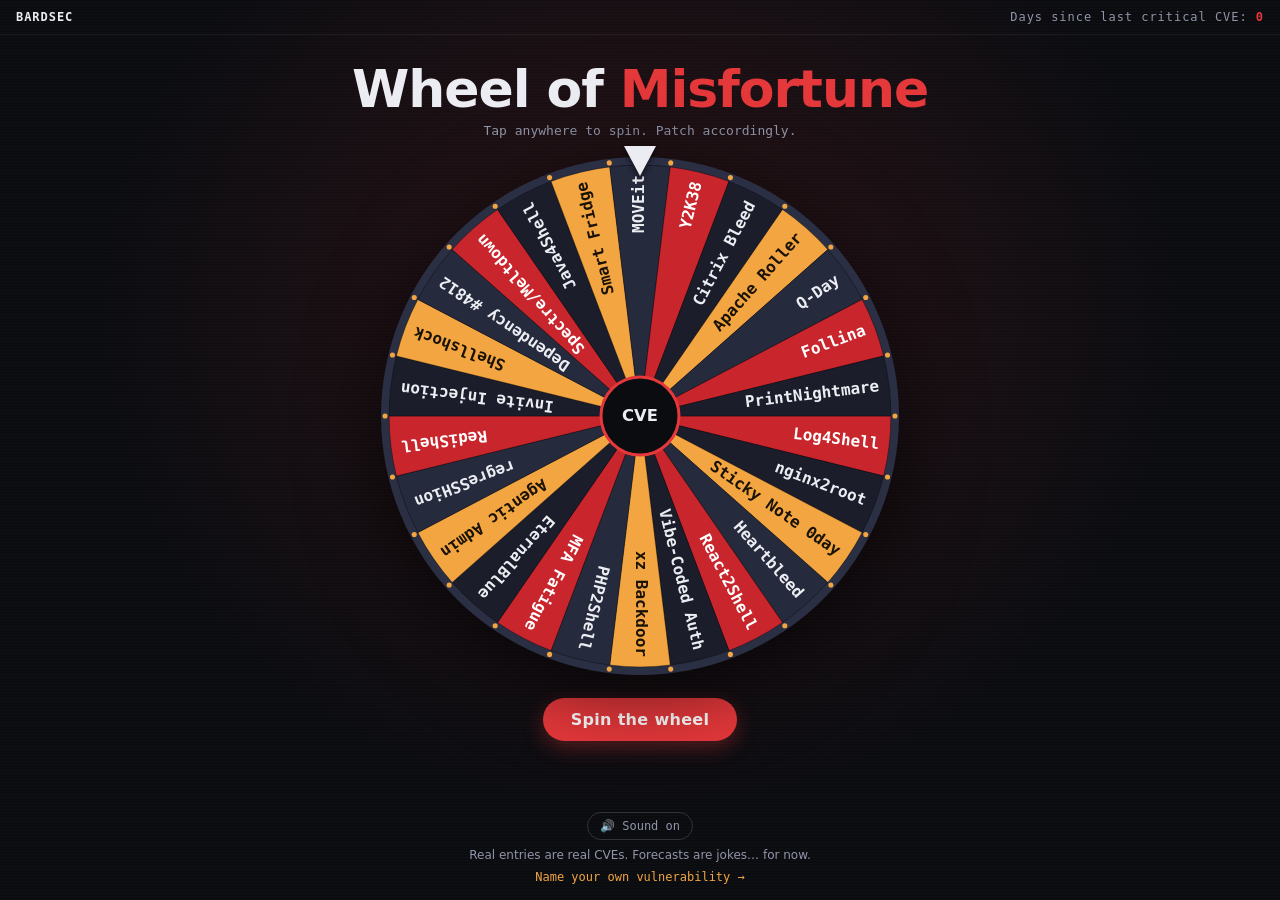
<file: public/index.html>
<!doctype html>
<html lang="en">
<head>
  <meta charset="utf-8">
  <meta name="viewport" content="width=device-width, initial-scale=1, viewport-fit=cover">
  <title>Wheel of Misfortune</title>
  <meta name="description" content="Tap to spin. Find out which vulnerability ruins your week.">
  <meta name="theme-color" content="#0b0c10">
  <meta property="og:site_name" content="BardSec">
  <meta property="og:title" content="Wheel of Misfortune">
  <meta property="og:description" content="Tap to spin. Find out which vulnerability ruins your week.">
  <meta property="og:type" content="website">
  <meta property="og:url" content="https://wheel.bardsec.com/">
  <meta property="og:image" content="https://wheel.bardsec.com/og.png">
  <meta property="og:image:width" content="1200">
  <meta property="og:image:height" content="630">
  <meta property="og:image:alt" content="Wheel of Misfortune: a prize wheel of software vulnerabilities">
  <meta name="twitter:card" content="summary_large_image">
  <meta name="twitter:title" content="Wheel of Misfortune">
  <meta name="twitter:description" content="Tap to spin. Find out which vulnerability ruins your week.">
  <meta name="twitter:image" content="https://wheel.bardsec.com/og.png">
  <link rel="icon" href="favicon.svg" type="image/svg+xml">
  <link rel="stylesheet" href="styles.css?v=__BUILD__">
  <script src="vulns.js?v=__BUILD__" defer></script>
  <script src="app.js?v=__BUILD__" defer></script>
</head>
<body>
  <header class="topbar">
    <span class="brand">BARDSEC</span>
    <span class="counter">Days since last critical CVE: <strong>0</strong></span>
  </header>

  <main>
    <h1>Wheel of <span class="accent">Misfortune</span></h1>
    <p class="tagline">Tap anywhere to spin. Patch accordingly.</p>

    <div class="wheel-wrap">
      <div class="pointer" aria-hidden="true"></div>
      <canvas id="wheel" role="img" aria-label="A prize wheel of software vulnerabilities"></canvas>
    </div>

    <button id="spin" class="spin-btn" type="button">Spin the wheel</button>
  </main>

  <section id="result" class="result" hidden>
    <div class="card">
      <div class="chips">
        <span id="r-kind" class="chip"></span>
        <span id="r-sev" class="chip"></span>
      </div>
      <h2 id="r-title"></h2>
      <p id="r-id" class="vuln-id"></p>
      <p id="r-blurb"></p>
      <p class="status"><span class="status-label">Patch status:</span> <span id="r-status"></span></p>
      <p class="again">Tap anywhere to spin again</p>
    </div>
  </section>

  <p id="live" class="sr-only" aria-live="polite"></p>

  <footer>
    <button id="mute" class="mute" type="button" aria-pressed="false">🔊 Sound on</button>
    <p>Real entries are real CVEs. Forecasts are jokes&hellip; for now.</p>
    <p><a class="footlink" href="https://cvegenerator.bardsec.com">Name your own vulnerability →</a></p>
  </footer>
</body>
</html>
</file>
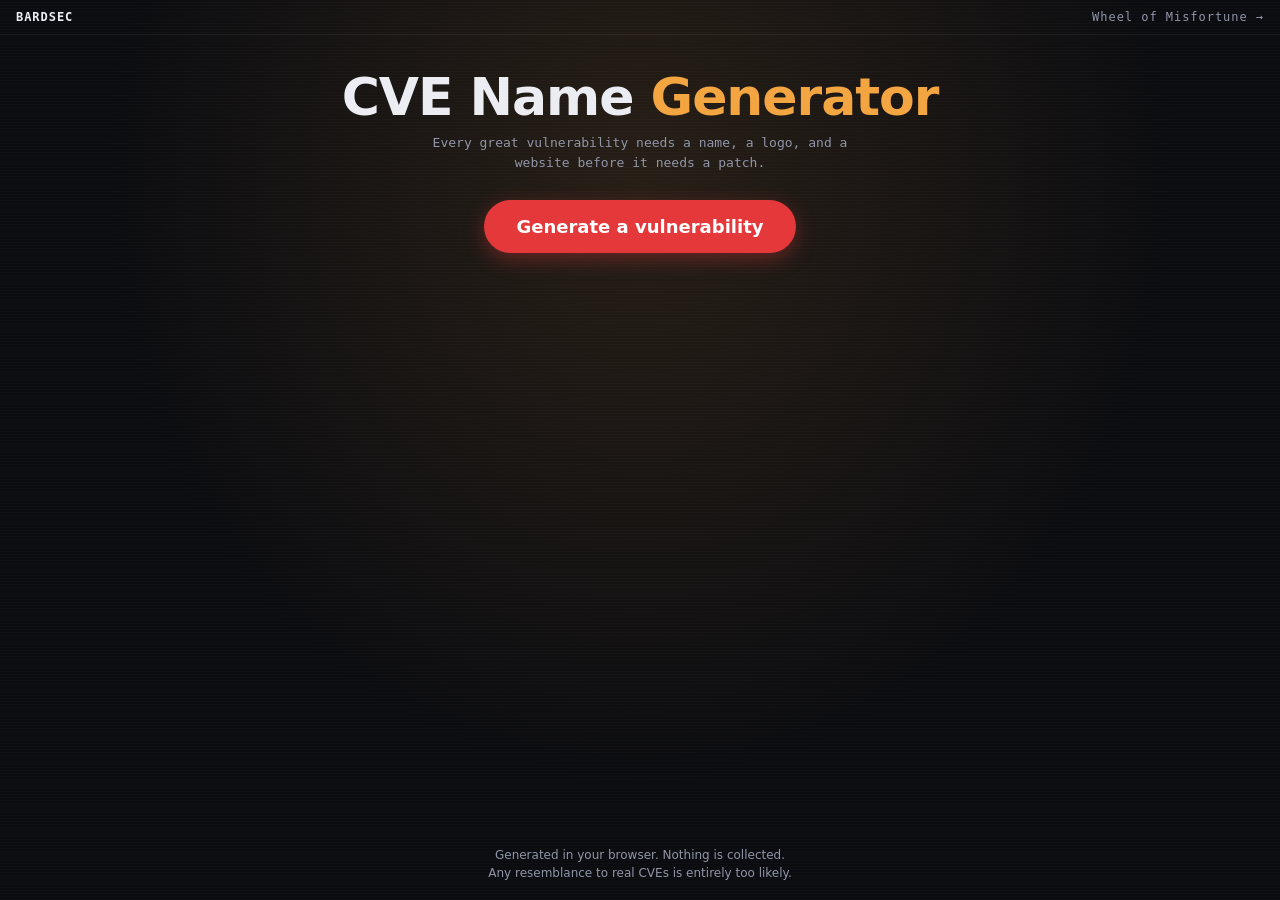
<file: cvegen/public/index.html>
<!doctype html>
<html lang="en">
<head>
  <meta charset="utf-8">
  <meta name="viewport" content="width=device-width, initial-scale=1, viewport-fit=cover">
  <title>CVE Name Generator</title>
  <meta name="description" content="One click, one brand-new vulnerability: name, logo, website, and no patch.">
  <meta name="theme-color" content="#0b0c10">
  <!-- Link-preview tags. functions/index.js rewrites title/description/url for ?v= links. -->
  <meta property="og:site_name" content="BardSec">
  <meta property="og:title" content="CVE Name Generator">
  <meta property="og:description" content="One click, one brand-new vulnerability: name, logo, website, and no patch.">
  <meta property="og:type" content="website">
  <meta property="og:url" content="https://cvegenerator.bardsec.com/">
  <meta property="og:image" content="https://cvegenerator.bardsec.com/og.png">
  <meta property="og:image:width" content="1200">
  <meta property="og:image:height" content="630">
  <meta property="og:image:alt" content="CVE Name Generator: a branded vulnerability card with a logo, CVE number and CVSS 10.0">
  <meta name="twitter:card" content="summary_large_image">
  <meta name="twitter:title" content="CVE Name Generator">
  <meta name="twitter:description" content="One click, one brand-new vulnerability: name, logo, website, and no patch.">
  <meta name="twitter:image" content="https://cvegenerator.bardsec.com/og.png">
  <link rel="icon" href="favicon.svg" type="image/svg+xml">
  <link rel="stylesheet" href="styles.css?v=__BUILD__">
  <script src="generator.js?v=__BUILD__" defer></script>
  <script src="app.js?v=__BUILD__" defer></script>
</head>
<body>
  <header class="topbar">
    <span class="brand">BARDSEC</span>
    <a class="toplink" href="https://wheel.bardsec.com">Wheel of Misfortune →</a>
  </header>

  <main>
    <h1>CVE Name <span class="accent">Generator</span></h1>
    <p class="tagline">Every great vulnerability needs a name, a logo, and a website before it needs a patch.</p>

    <div class="form">
      <button type="button" id="generate" class="btn big">Generate a vulnerability</button>
    </div>

    <section id="result" class="result" hidden aria-live="polite">
      <article class="card">
        <div id="r-logo" class="logo" aria-hidden="true"></div>
        <p class="kicker">Introducing</p>
        <h2 id="r-name"></h2>
        <div class="chips">
          <span id="r-cve" class="chip"></span>
          <span id="r-cvss" class="chip sev"></span>
        </div>
        <p id="r-desc" class="desc"></p>
        <ul class="checklist">
          <li><span class="ok" aria-hidden="true">✔</span> Website registered: <span id="r-site" class="mono"></span></li>
          <li><span class="ok" aria-hidden="true">✔</span> Logo commissioned</li>
          <li><span class="ok" aria-hidden="true">✔</span> Conference talk accepted</li>
          <li><span class="no" aria-hidden="true">✘</span> Patch available</li>
        </ul>
        <p class="vendor"><span class="label-sm">Vendor response:</span> <span id="r-vendor"></span></p>
        <p class="credit">Disclosed by <strong id="r-credit"></strong></p>
        <div class="actions">
          <button id="copy" class="btn ghost" type="button">Copy</button>
          <button id="link" class="btn ghost" type="button">Copy link</button>
        </div>
      </article>
    </section>
  </main>

  <footer>
    <p>Generated in your browser. Nothing is collected.</p>
    <p>Any resemblance to real CVEs is entirely too likely.</p>
  </footer>
</body>
</html>
</file>
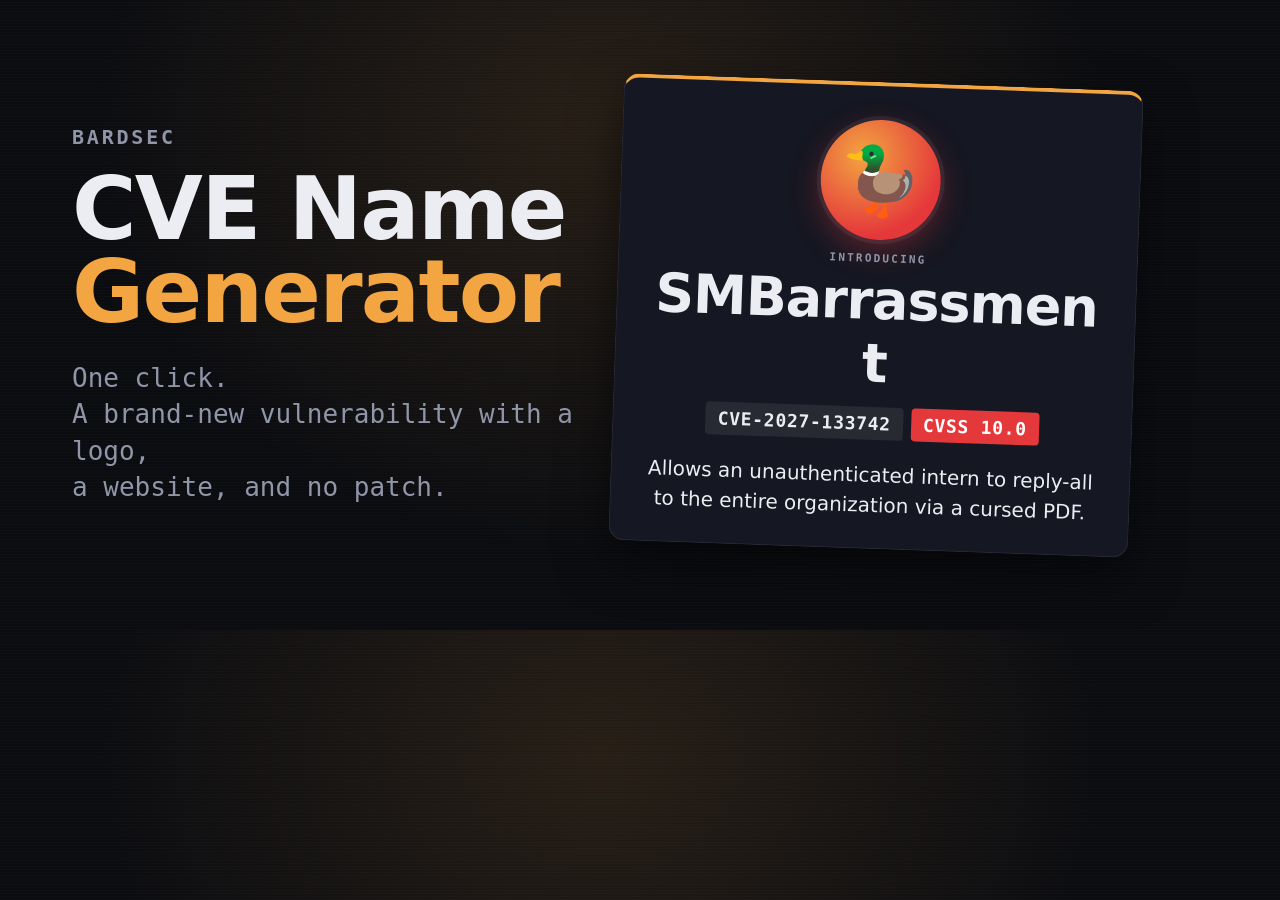
<file: og/cvegen.html>
<!doctype html>
<!-- Link-preview image for cvegenerator.bardsec.com. Render with og/render.sh. -->
<html><head><meta charset="utf-8">
<link rel="stylesheet" href="../cvegen/public/styles.css">
<style>
  html, body { width: 1200px; height: 630px; overflow: hidden; }
  body { display: grid; grid-template-columns: 1fr 520px; gap: 40px; align-items: center; padding: 0 64px 0 72px; min-height: 0; }
  .brand-sm { font: 700 20px var(--mono); letter-spacing: .14em; color: var(--muted); margin: 0 0 18px; }
  h1 { font-size: 88px; line-height: .95; text-align: left; margin: 0 0 26px; }
  .tag { font: 26px var(--mono); color: var(--muted); margin: 0; line-height: 1.4; }
  .card { padding: 34px 28px 28px; transform: rotate(2deg); }
  .logo { width: 120px; height: 120px; font-size: 66px; }
  .card h2 { font-size: 54px; }
  .chip { font-size: 18px; padding: 6px 12px; }
  .desc { font-size: 20px; margin: 20px auto 0; }
</style></head>
<body>
  <div>
    <p class="brand-sm">BARDSEC</p>
    <h1>CVE Name<br><span class="accent">Generator</span></h1>
    <p class="tag">One click.<br>A brand-new vulnerability with a logo,<br>a website, and no patch.</p>
  </div>
  <article class="card">
    <div class="logo">🦆</div>
    <p class="kicker">Introducing</p>
    <h2>SMBarrassment</h2>
    <div class="chips"><span class="chip">CVE-2027-133742</span><span class="chip sev">CVSS 10.0</span></div>
    <p class="desc">Allows an unauthenticated intern to reply-all to the entire organization via a cursed PDF.</p>
  </article>
</body></html>
</file>
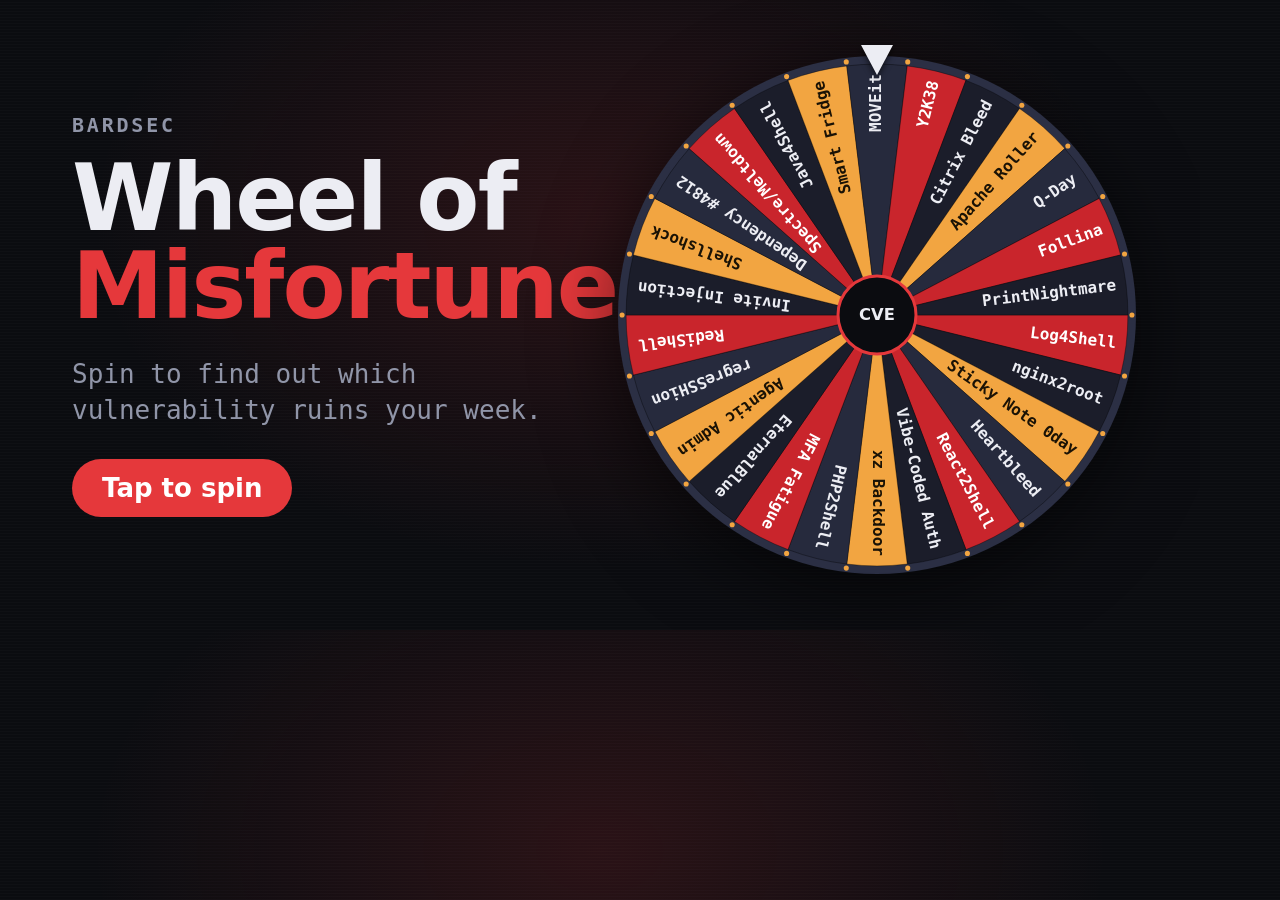
<file: og/wheel.html>
<!doctype html>
<!-- Link-preview image for wheel.bardsec.com. Render with og/render.sh.
     Reuses the real wheel: loads public/vulns.js + public/app.js (which needs the hidden elements below). -->
<html><head><meta charset="utf-8">
<link rel="stylesheet" href="../public/styles.css">
<style>
  html, body { width: 1200px; height: 630px; overflow: hidden; cursor: default; }
  body { display: grid; grid-template-columns: 1fr 560px; align-items: center; padding: 0 40px 0 72px; min-height: 0; }
  .hide { display: none !important; }
  .brand-sm { font: 700 20px var(--mono); letter-spacing: .14em; color: var(--muted); margin: 0 0 18px; }
  h1 { font-size: 92px; line-height: .95; text-align: left; margin: 0 0 26px; }
  .tag { font: 26px var(--mono); color: var(--muted); margin: 0 0 30px; line-height: 1.4; }
  .pill { display: inline-block; background: var(--red); color: #fff; font: 700 26px var(--sans); padding: 14px 30px; border-radius: 999px; }
  .wheel-wrap { width: 520px; }
</style></head>
<body>
  <div>
    <p class="brand-sm">BARDSEC</p>
    <h1>Wheel of<br><span class="accent">Misfortune</span></h1>
    <p class="tag">Spin to find out which<br>vulnerability ruins your week.</p>
    <span class="pill">Tap to spin</span>
  </div>
  <div class="wheel-wrap"><div class="pointer"></div><canvas id="wheel"></canvas></div>
  <div class="hide"><button id="spin"></button><button id="mute"></button><section id="result" hidden><div class="card"></div></section><p id="live"></p></div>
  <script src="../public/vulns.js"></script>
  <script src="../public/app.js"></script>
</body></html>
</file>
<file: public/styles.css>
:root {
  --bg: #0b0c10;
  --panel: #151722;
  --text: #ecedf3;
  --muted: #9095a8;
  --red: #e5383b;
  --amber: #f2a541;
  --teal: #2ec4b6;
  --mono: ui-monospace, "SF Mono", "Cascadia Mono", Menlo, Consolas, monospace;
  --sans: system-ui, -apple-system, "Segoe UI", Roboto, sans-serif;
}

* { box-sizing: border-box; }

html, body { margin: 0; height: 100%; }

body {
  background:
    radial-gradient(ellipse at 50% 35%, rgba(229, 56, 59, 0.14), transparent 60%),
    repeating-linear-gradient(0deg, rgba(255, 255, 255, 0.015) 0 1px, transparent 1px 3px),
    var(--bg);
  color: var(--text);
  font-family: var(--sans);
  display: flex;
  flex-direction: column;
  min-height: 100dvh;
  overflow-x: hidden;
  -webkit-tap-highlight-color: transparent;
  user-select: none;
  cursor: pointer;
}

.topbar {
  display: flex;
  justify-content: space-between;
  align-items: center;
  gap: 12px;
  padding: max(10px, env(safe-area-inset-top)) 16px 10px;
  font-family: var(--mono);
  font-size: 12px;
  letter-spacing: 0.08em;
  color: var(--muted);
  border-bottom: 1px solid rgba(255, 255, 255, 0.06);
}
.brand { color: var(--text); font-weight: 700; }
.counter strong { color: var(--red); }

main {
  flex: 1;
  display: flex;
  flex-direction: column;
  align-items: center;
  padding: 16px;
}

h1 {
  margin: 8px 0 4px;
  font-size: clamp(28px, 7vw, 52px);
  font-weight: 800;
  letter-spacing: -0.02em;
  text-align: center;
}
.accent { color: var(--red); }

.tagline {
  margin: 0 0 18px;
  color: var(--muted);
  font-family: var(--mono);
  font-size: 13px;
  text-align: center;
}

.wheel-wrap {
  position: relative;
  width: min(88vw, 60dvh, 520px);
  aspect-ratio: 1;
  filter: drop-shadow(0 18px 40px rgba(0, 0, 0, 0.6));
}

#wheel { width: 100%; height: 100%; display: block; }

/* Pointer sits at 12 o'clock and points down into the wheel. */
.pointer {
  position: absolute;
  top: -10px;
  left: 50%;
  transform: translateX(-50%);
  width: 0;
  height: 0;
  border-left: 16px solid transparent;
  border-right: 16px solid transparent;
  border-top: 30px solid var(--text);
  filter: drop-shadow(0 3px 3px rgba(0, 0, 0, 0.6));
  z-index: 2;
}

.spin-btn {
  margin-top: 22px;
  padding: 12px 28px;
  border: 0;
  border-radius: 999px;
  background: var(--red);
  color: #fff;
  font: 700 16px var(--sans);
  letter-spacing: 0.02em;
  cursor: pointer;
  box-shadow: 0 6px 20px rgba(229, 56, 59, 0.35);
}
.spin-btn:disabled { opacity: 0.5; cursor: progress; }
.spin-btn:focus-visible, .mute:focus-visible { outline: 3px solid var(--amber); outline-offset: 3px; }

/* Result bottom sheet */
.result {
  position: fixed;
  inset: auto 0 0 0;
  display: flex;
  justify-content: center;
  padding: 16px 16px max(16px, env(safe-area-inset-bottom));
  z-index: 10;
  animation: rise 0.35s cubic-bezier(0.2, 0.9, 0.3, 1.2);
}
.result[hidden] { display: none; }

.card {
  width: 100%;
  max-width: 560px;
  background: var(--panel);
  border: 1px solid rgba(255, 255, 255, 0.08);
  border-top: 4px solid var(--red);
  border-radius: 14px;
  padding: 18px 20px;
  box-shadow: 0 -10px 40px rgba(0, 0, 0, 0.6);
}
.card.kind-forecast { border-top-color: var(--amber); }
.card.kind-scheduled { border-top-color: var(--teal); }

.chips { display: flex; gap: 8px; flex-wrap: wrap; }
.chip {
  font: 700 11px var(--mono);
  letter-spacing: 0.08em;
  padding: 3px 8px;
  border-radius: 4px;
  background: rgba(255, 255, 255, 0.08);
}
.chip.kind-real { background: var(--red); color: #fff; }
.chip.kind-forecast { background: var(--amber); color: #1a1205; }
.chip.kind-scheduled { background: var(--teal); color: #04201d; }
.chip.sev-CRITICAL { color: #ff8a8c; }
.chip.sev-HIGH { color: var(--amber); }
.chip.sev-MEDIUM { color: #f5e663; }

.card h2 { margin: 10px 0 2px; font-size: 22px; }
.vuln-id { margin: 0 0 10px; font: 13px var(--mono); color: var(--muted); }
.card p { line-height: 1.45; }
.status { margin-bottom: 4px; }
.status-label { font: 700 12px var(--mono); color: var(--muted); text-transform: uppercase; letter-spacing: 0.06em; }
.again { margin: 12px 0 0; font: 12px var(--mono); color: var(--muted); text-align: center; }

footer {
  text-align: center;
  padding: 8px 16px max(16px, env(safe-area-inset-bottom));
  color: var(--muted);
  font-size: 12px;
}
footer p { margin: 8px 0 0; }

.mute {
  background: transparent;
  color: var(--muted);
  border: 1px solid rgba(255, 255, 255, 0.15);
  border-radius: 999px;
  padding: 6px 12px;
  font: 12px var(--mono);
  cursor: pointer;
}

.sr-only {
  position: absolute;
  width: 1px; height: 1px;
  overflow: hidden;
  clip: rect(0 0 0 0);
  white-space: nowrap;
}

@keyframes rise {
  from { transform: translateY(40px); opacity: 0; }
  to { transform: none; opacity: 1; }
}

@media (prefers-reduced-motion: reduce) {
  .result { animation: none; }
}

.footlink { color: var(--amber); text-decoration: none; font-family: var(--mono); }
.footlink:hover { text-decoration: underline; }
</file>
<file: cvegen/public/styles.css>
:root {
  --bg: #0b0c10;
  --panel: #151722;
  --field: #0f1018;
  --text: #ecedf3;
  --muted: #9095a8;
  --red: #e5383b;
  --amber: #f2a541;
  --teal: #2ec4b6;
  --mono: ui-monospace, "SF Mono", "Cascadia Mono", Menlo, Consolas, monospace;
  --sans: system-ui, -apple-system, "Segoe UI", Roboto, sans-serif;
}

* { box-sizing: border-box; }
html, body { margin: 0; }

body {
  background:
    radial-gradient(ellipse at 50% 20%, rgba(242, 165, 65, 0.12), transparent 60%),
    repeating-linear-gradient(0deg, rgba(255, 255, 255, 0.015) 0 1px, transparent 1px 3px),
    var(--bg);
  color: var(--text);
  font-family: var(--sans);
  display: flex;
  flex-direction: column;
  min-height: 100dvh;
  overflow-x: hidden;
}

.topbar {
  display: flex;
  justify-content: space-between;
  align-items: center;
  gap: 12px;
  padding: max(10px, env(safe-area-inset-top)) 16px 10px;
  font-family: var(--mono);
  font-size: 12px;
  letter-spacing: 0.08em;
  color: var(--muted);
  border-bottom: 1px solid rgba(255, 255, 255, 0.06);
}
.brand { color: var(--text); font-weight: 700; }
.toplink { color: var(--muted); text-decoration: none; }
.toplink:hover { color: var(--text); }

main {
  flex: 1;
  width: 100%;
  max-width: 640px;
  margin: 0 auto;
  padding: 24px 16px;
}

h1 {
  margin: 8px 0 6px;
  font-size: clamp(30px, 8vw, 52px);
  font-weight: 800;
  letter-spacing: -0.02em;
  text-align: center;
}
.accent { color: var(--amber); }

.tagline {
  margin: 0 auto 28px;
  max-width: 460px;
  color: var(--muted);
  font-family: var(--mono);
  font-size: 13px;
  line-height: 1.5;
  text-align: center;
}

.form { display: flex; flex-direction: column; align-items: center; gap: 10px; }
.label { font-size: 14px; color: var(--muted); }
.row { display: flex; gap: 8px; width: 100%; max-width: 460px; }

input {
  flex: 1;
  min-width: 0;
  padding: 12px 14px;
  border-radius: 10px;
  border: 1px solid rgba(255, 255, 255, 0.14);
  background: var(--field);
  color: var(--text);
  font: 16px var(--sans); /* 16px stops iOS zoom-on-focus */
}
input:focus { outline: 2px solid var(--amber); outline-offset: 1px; border-color: transparent; }

.btn {
  padding: 12px 20px;
  border: 0;
  border-radius: 10px;
  background: var(--red);
  color: #fff;
  font: 700 15px var(--sans);
  cursor: pointer;
  white-space: nowrap;
}
.btn.big { font-size: 18px; padding: 16px 32px; border-radius: 999px; box-shadow: 0 6px 20px rgba(229, 56, 59, 0.35); }
.btn.ghost {
  background: transparent;
  color: var(--text);
  border: 1px solid rgba(255, 255, 255, 0.18);
  font-weight: 600;
  padding: 9px 16px;
}
.btn:focus-visible, .link-btn:focus-visible { outline: 3px solid var(--amber); outline-offset: 3px; }

.link-btn {
  background: none;
  border: 0;
  color: var(--muted);
  font: 13px var(--mono);
  text-decoration: underline;
  text-underline-offset: 3px;
  cursor: pointer;
  padding: 4px;
}
.link-btn:hover { color: var(--text); }

.result { margin-top: 32px; }
.result[hidden] { display: none; }

.card {
  background: var(--panel);
  border: 1px solid rgba(255, 255, 255, 0.08);
  border-top: 4px solid var(--amber);
  border-radius: 16px;
  padding: 28px 22px 22px;
  text-align: center;
  box-shadow: 0 20px 50px rgba(0, 0, 0, 0.5);
}
.card.reveal { animation: pop 0.45s cubic-bezier(0.2, 0.9, 0.3, 1.25); }

.logo {
  width: 96px;
  height: 96px;
  margin: 0 auto 12px;
  display: grid;
  place-items: center;
  font-size: 52px;
  border-radius: 50%;
  background: radial-gradient(circle at 35% 30%, #f2a541, #e5383b 70%);
  box-shadow: 0 0 0 4px rgba(255, 255, 255, 0.06), 0 10px 30px rgba(229, 56, 59, 0.35);
}

.kicker {
  margin: 0;
  font: 700 11px var(--mono);
  letter-spacing: 0.2em;
  text-transform: uppercase;
  color: var(--muted);
}

.card h2 {
  margin: 4px 0 12px;
  font-size: clamp(30px, 9vw, 48px);
  font-weight: 800;
  letter-spacing: -0.02em;
  overflow-wrap: anywhere;
}

.chips { display: flex; gap: 8px; justify-content: center; flex-wrap: wrap; }
.chip {
  font: 700 12px var(--mono);
  letter-spacing: 0.04em;
  padding: 4px 9px;
  border-radius: 4px;
  background: rgba(255, 255, 255, 0.08);
}
.chip.sev { background: var(--red); color: #fff; }

.desc { margin: 16px auto 18px; max-width: 460px; font-size: 16px; line-height: 1.5; }

.checklist {
  list-style: none;
  margin: 0 auto 16px;
  padding: 14px 16px;
  max-width: 420px;
  text-align: left;
  background: rgba(0, 0, 0, 0.25);
  border-radius: 10px;
  font-size: 14px;
  line-height: 1.9;
}
.ok { color: var(--teal); font-weight: 700; }
.no { color: var(--red); font-weight: 700; }
.mono { font-family: var(--mono); font-size: 13px; overflow-wrap: anywhere; }

.vendor { margin: 0 0 8px; font-size: 14px; }
.label-sm { font: 700 11px var(--mono); color: var(--muted); text-transform: uppercase; letter-spacing: 0.06em; }
.credit { margin: 0 0 18px; color: var(--muted); font-size: 14px; }
.credit strong { color: var(--text); }

.actions { display: flex; gap: 8px; justify-content: center; }
.actions [hidden] { display: none; }

footer {
  text-align: center;
  padding: 8px 16px max(16px, env(safe-area-inset-bottom));
  color: var(--muted);
  font-size: 12px;
}
footer p { margin: 4px 0; }

@keyframes pop {
  from { transform: scale(0.92) translateY(10px); opacity: 0; }
  to { transform: none; opacity: 1; }
}

@media (prefers-reduced-motion: reduce) {
  .card.reveal { animation: none; }
}
</file>
